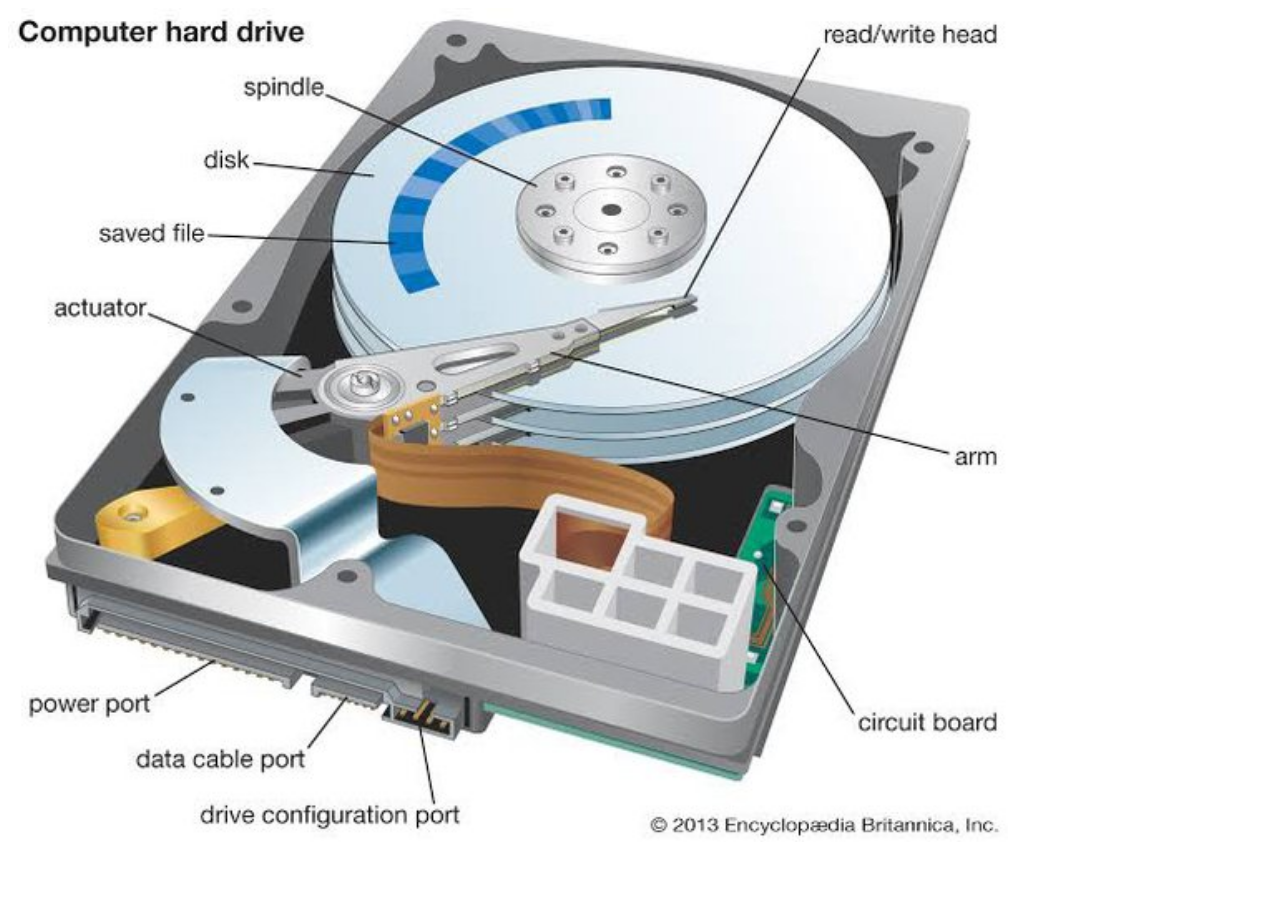
<file: index.html>
<!DOCTYPE html>
<html lang="en">

<head>
    <meta charset="UTF-8">
    <meta name="viewport" content="width=device-width, initial-scale=1.0">
    <title>Document</title>

    <link rel="website icon" type="png" href="hddicon.png">
    <style>
        img {
            width: 1000px;
        }
    </style>
</head>

<body>
    <img src="harddrive.jpg" alt="" usemap="#hdd">

    <map name="hdd">
        <area shape="circle" coords="285,87,40" href="spindle.html" alt="">
        <area shape="circle" coords="230,162,40" href="disk.html" alt="">
        <area shape="circle" coords="148,234,40" href="save.html" alt="">
        <area shape="circle" coords="96,311,40" href="actuator.html" alt="">
        <area shape="circle" coords="88,708,40" href="port.html" alt="">
        <area shape="circle" coords="220,759,40" href="data.html" alt="">
        <area shape="circle" coords="320,818,40" href="drive.html" alt="">
        <area shape="circle" coords="933,721,40" href="circut.html" alt="">
        <area shape="circle" coords="974,453,40" href="arm.html" alt="">
        <area shape="circle" coords="905,34,40" href="read.html" alt="">
    </map>

    <script>
        addEventListener("mousemove", function (event) {
            console.log("x: " + event.pageX);
            console.log("y: " + event.pageY);
        });
    </script>
</body>

</html>
</file>
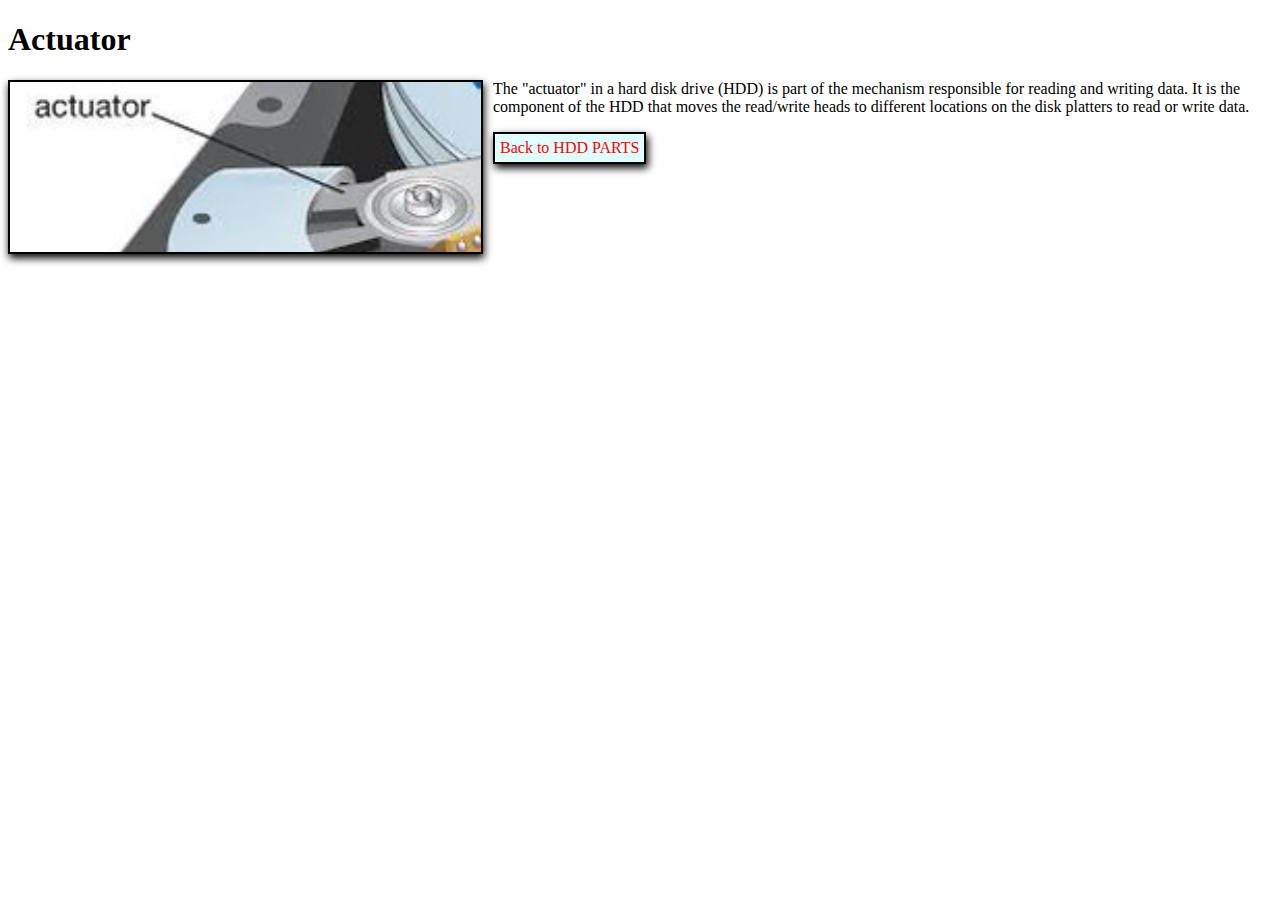
<file: actuator.html>
<!DOCTYPE html>
<html lang="en">
<head>
    <meta charset="UTF-8">
    <meta name="viewport" content="width=device-width, initial-scale=1.0">
    <title>Document</title>
    <link rel="website icon" type="png" href="hddicon.png">
    <link rel="stylesheet" href="style.css">
</head>
<body>
    <h1 class="spindle">Actuator</h1>
    <img src="acuator.png" class="image" alt="">
    <p class="lorem">The "actuator" in a hard disk drive (HDD) is part of the mechanism responsible for reading and writing data. It is the component of the HDD that moves the read/write heads to different locations on the disk platters to read or write data.</p>
    <a href="index.html">Back to HDD PARTS</a>
</body>
</html>
</file>
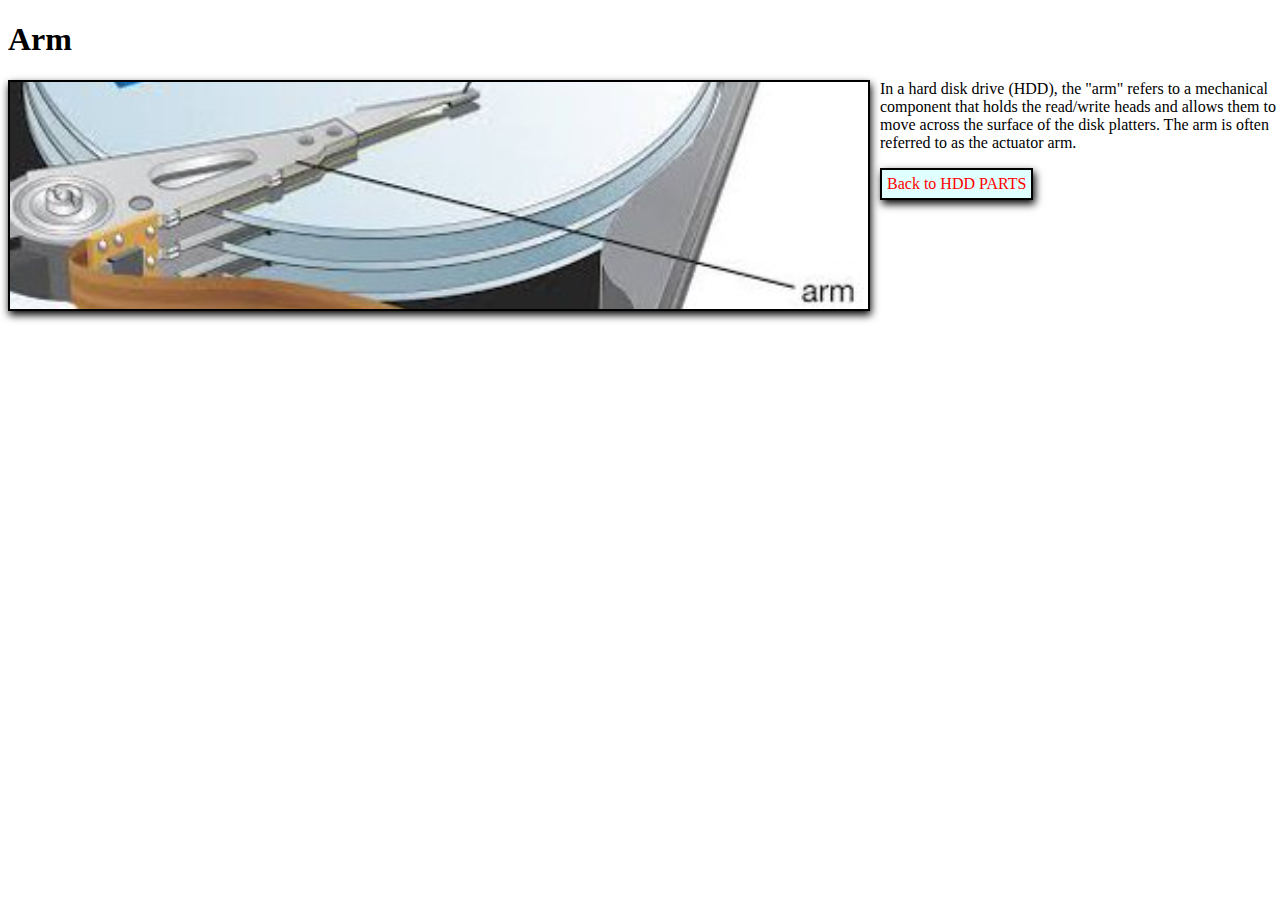
<file: arm.html>
<!DOCTYPE html>
<html lang="en">
<head>
    <meta charset="UTF-8">
    <meta name="viewport" content="width=device-width, initial-scale=1.0">
    <title>Document</title>
    <link rel="website icon" type="png" href="hddicon.png">
    <link rel="stylesheet" href="style.css">
</head>
<body>
    <h1 class="spindle">Arm</h1>
    <img src="arm.png" class="image" alt="">
    <p class="lorem">
        In a hard disk drive (HDD), the "arm" refers to a mechanical component that holds the read/write heads and allows them to move across the surface of the disk platters. The arm is often referred to as the actuator arm.</p>
    <a href="index.html">Back to HDD PARTS</a>
</body>
</html>
</file>
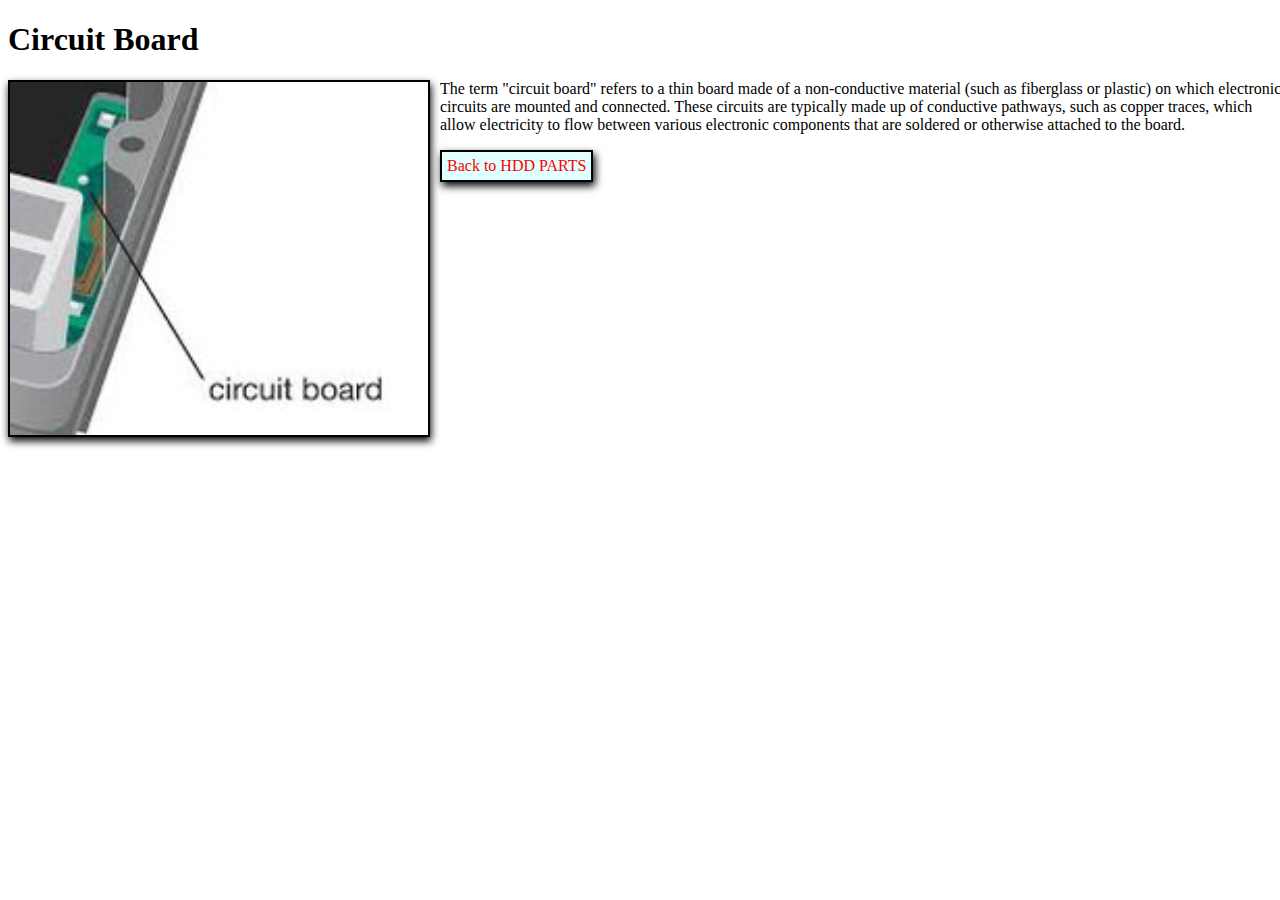
<file: circut.html>
<!DOCTYPE html>
<html lang="en">
<head>
    <meta charset="UTF-8">
    <meta name="viewport" content="width=device-width, initial-scale=1.0">
    <title>Document</title>
    <link rel="website icon" type="png" href="hddicon.png">
    <link rel="stylesheet" href="style.css">
</head>
<body>
    <h1 class="spindle">Circuit Board</h1>
    <img src="circuit.png" class="image" alt="">
    <p class="lorem">The term "circuit board" refers to a thin board made of a non-conductive material (such as fiberglass or plastic) on which electronic circuits are mounted and connected. These circuits are typically made up of conductive pathways, such as copper traces, which allow electricity to flow between various electronic components that are soldered or otherwise attached to the board.</p>
    <a href="index.html">Back to HDD PARTS</a>
</body>
</html>
</file>
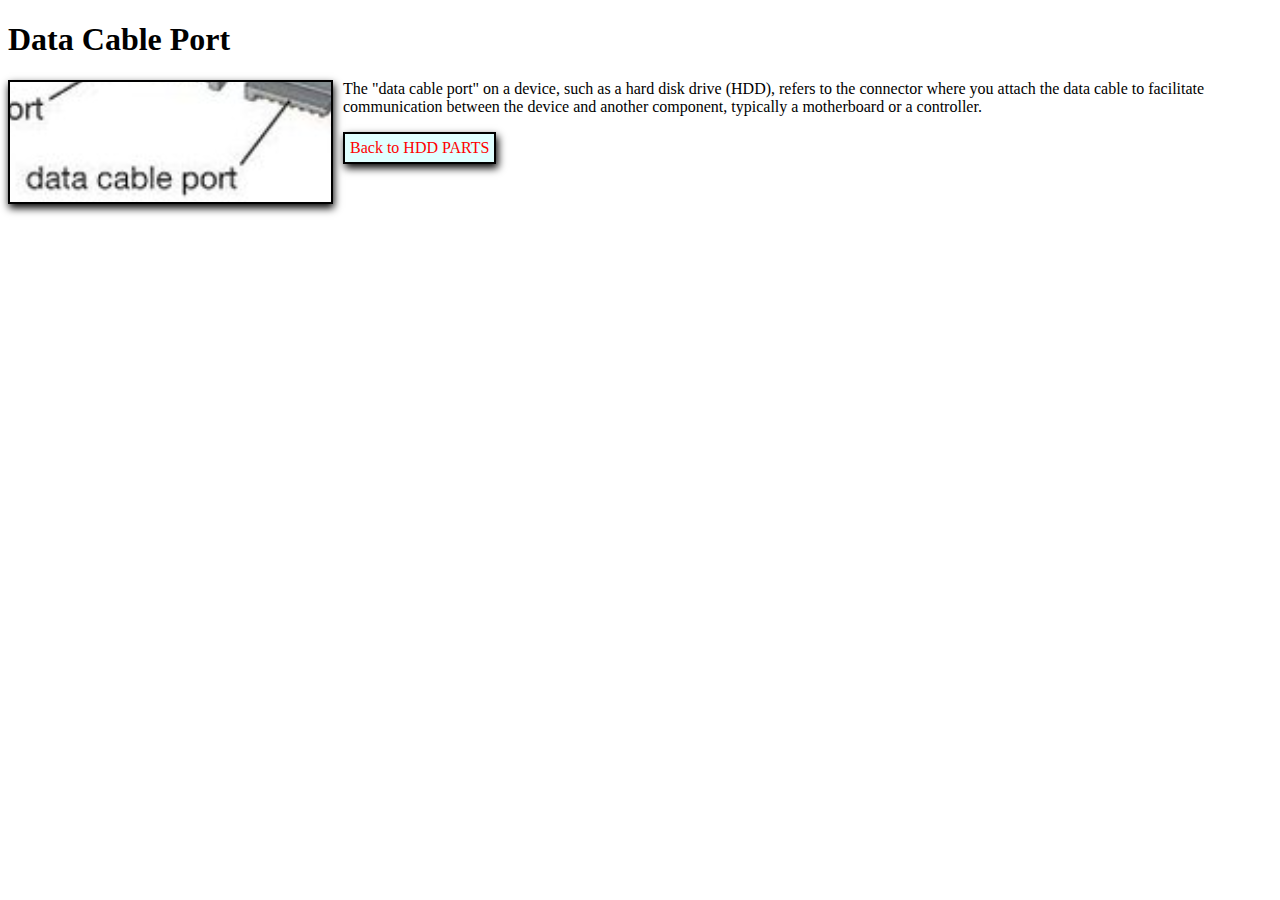
<file: data.html>
<!DOCTYPE html>
<html lang="en">
<head>
    <meta charset="UTF-8">
    <meta name="viewport" content="width=device-width, initial-scale=1.0">
    <title>Document</title>
    <link rel="website icon" type="png" href="hddicon.png">
    <link rel="stylesheet" href="style.css">
</head>
<body>
    <h1 class="spindle">Data Cable Port</h1>
    <img src="data.png" class="image" alt="">
    <p class="lorem">The "data cable port" on a device, such as a hard disk drive (HDD), refers to the connector where you attach the data cable to facilitate communication between the device and another component, typically a motherboard or a controller.</p>
    <a href="index.html">Back to HDD PARTS</a>
</body>
</html>
</file>
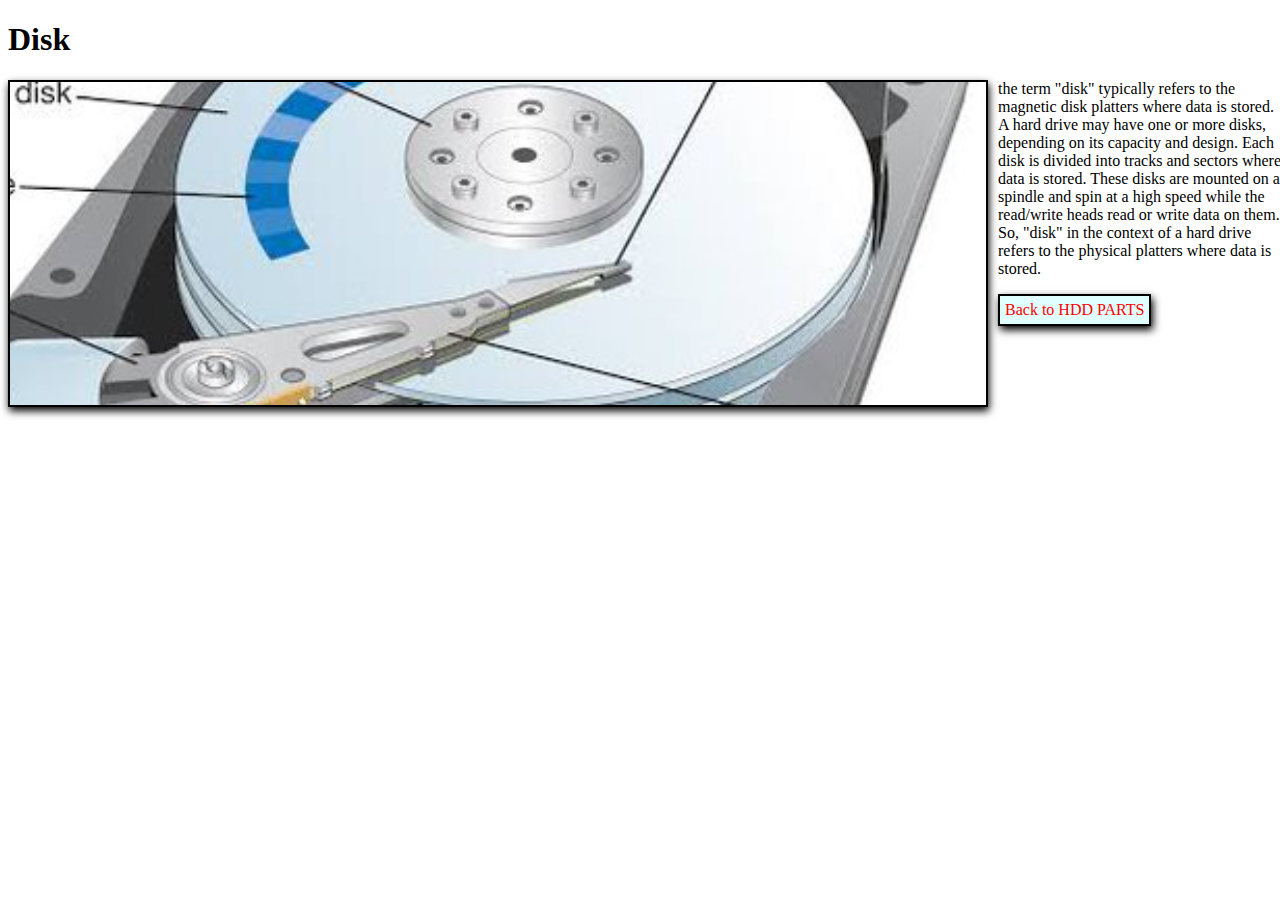
<file: disk.html>
<!DOCTYPE html>
<html lang="en">
<head>
    <meta charset="UTF-8">
    <meta name="viewport" content="width=device-width, initial-scale=1.0">
    <title>Document</title>
    <link rel="website icon" type="png" href="hddicon.png">
    <link rel="stylesheet" href="style.css">
</head>
<body>
    <h1 class="spindle">Disk</h1>
    <img src="disk.png" class="image" alt="">
    <p class="lorem">the term "disk" typically refers to the magnetic disk platters where data is stored. A hard drive may have one or more disks, depending on its capacity and design. Each disk is divided into tracks and sectors where data is stored. These disks are mounted on a spindle and spin at a high speed while the read/write heads read or write data on them. So, "disk" in the context of a hard drive refers to the physical platters where data is stored.</p>
    <a href="index.html">Back to HDD PARTS</a>
</body>
</html>
</file>
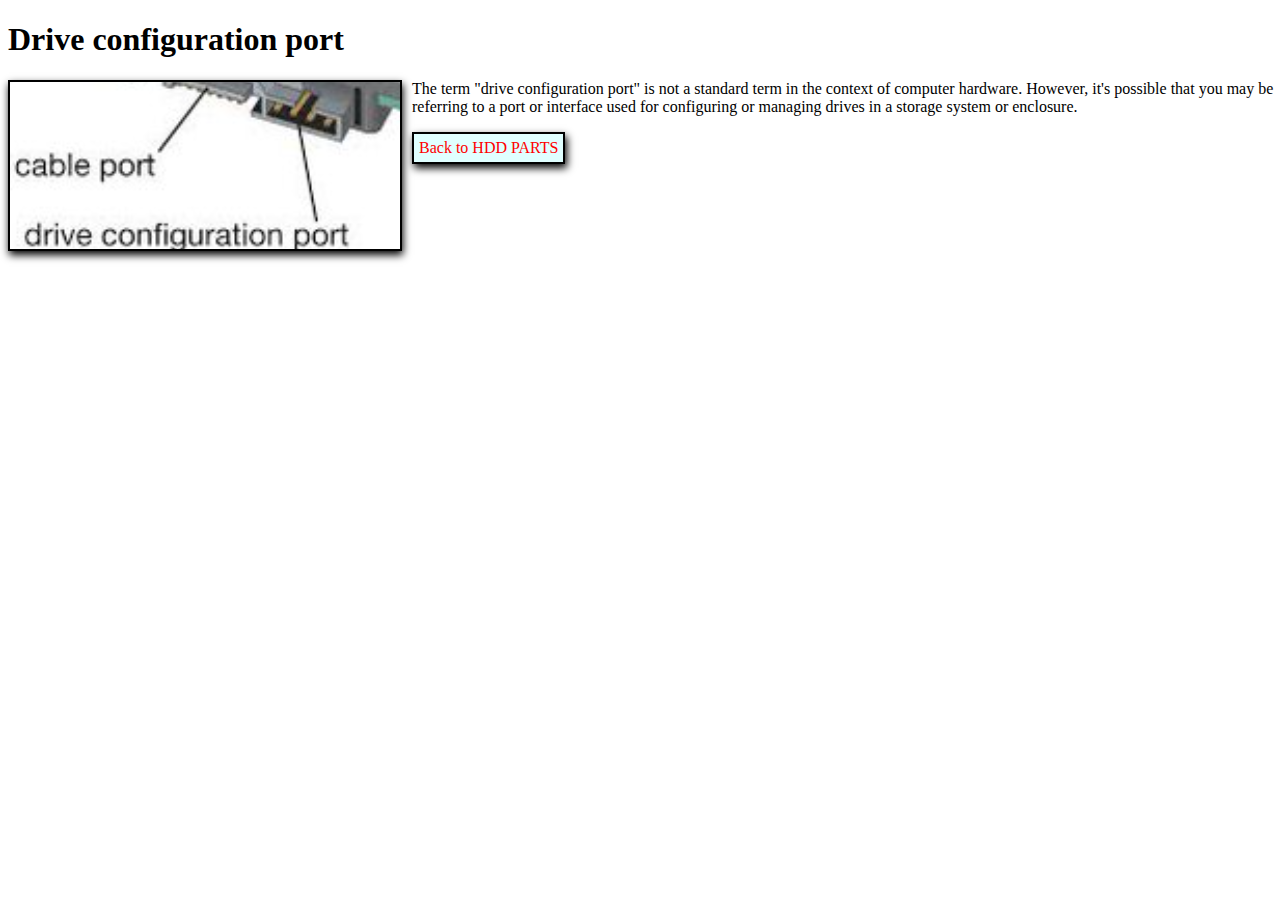
<file: drive.html>
<!DOCTYPE html>
<html lang="en">
<head>
    <meta charset="UTF-8">
    <meta name="viewport" content="width=device-width, initial-scale=1.0">
    <title>Document</title>
    <link rel="website icon" type="png" href="hddicon.png">
    <link rel="stylesheet" href="style.css">
</head>
<body>
    <h1 class="spindle">Drive configuration port</h1>
    <img src="drive.png" class="image" alt="">
    <p class="lorem">The term "drive configuration port" is not a standard term in the context of computer hardware. However, it's possible that you may be referring to a port or interface used for configuring or managing drives in a storage system or enclosure.</p>
    <a href="index.html">Back to HDD PARTS</a>
</body>
</html>
</file>
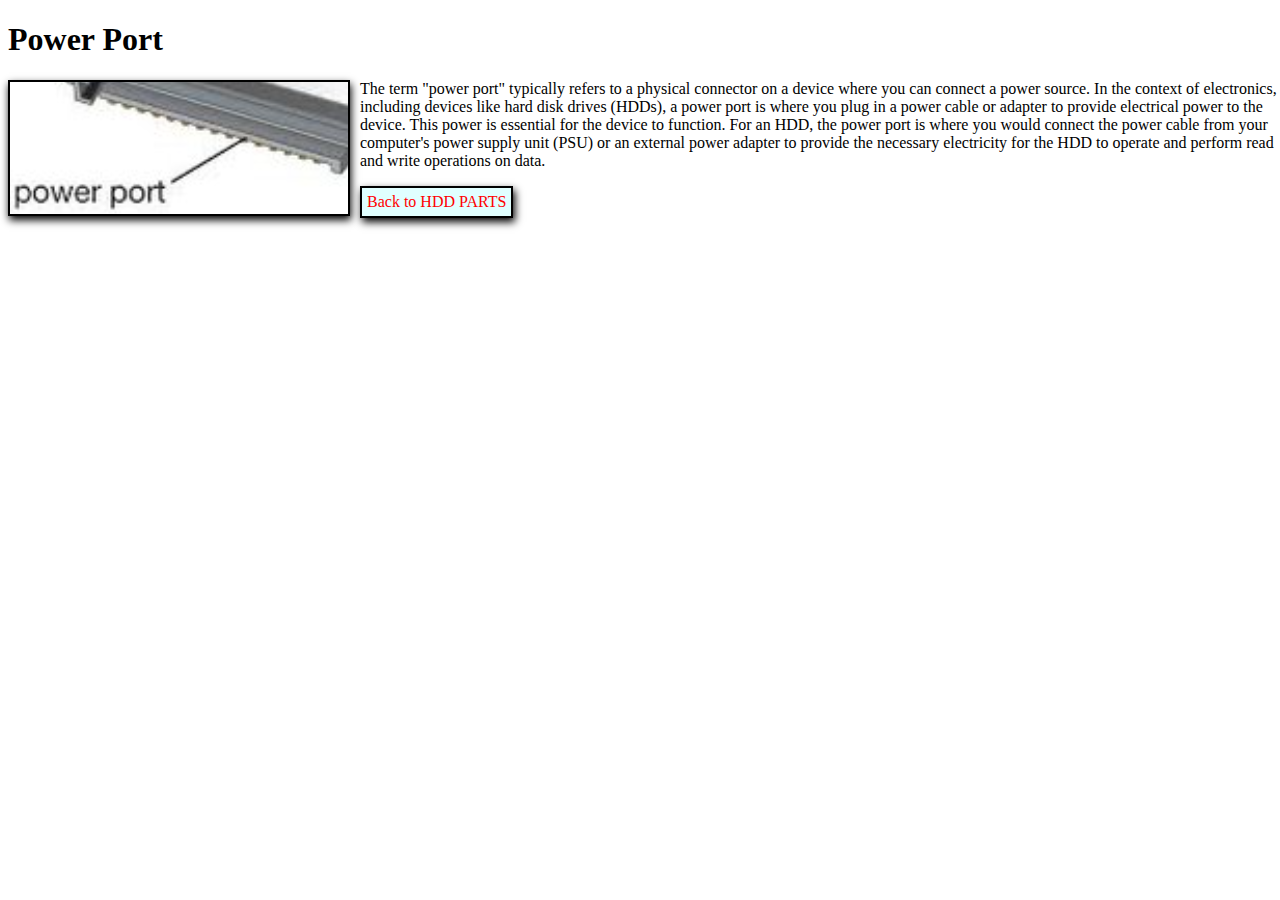
<file: port.html>
<!DOCTYPE html>
<html lang="en">
<head>
    <meta charset="UTF-8">
    <meta name="viewport" content="width=device-width, initial-scale=1.0">
    <title>Document</title>
    <link rel="website icon" type="png" href="hddicon.png">
    <link rel="stylesheet" href="style.css">
</head>
<body>
    <h1 class="spindle">Power Port</h1>
    <img src="powerport.png" class="image" alt="">
    <p class="lorem">
        The term "power port" typically refers to a physical connector on a device where you can connect a power source. In the context of electronics, including devices like hard disk drives (HDDs), a power port is where you plug in a power cable or adapter to provide electrical power to the device. This power is essential for the device to function. For an HDD, the power port is where you would connect the power cable from your computer's power supply unit (PSU) or an external power adapter to provide the necessary electricity for the HDD to operate and perform read and write operations on data.</p>
    <a href="index.html">Back to HDD PARTS</a>
</body>
</html>
</file>
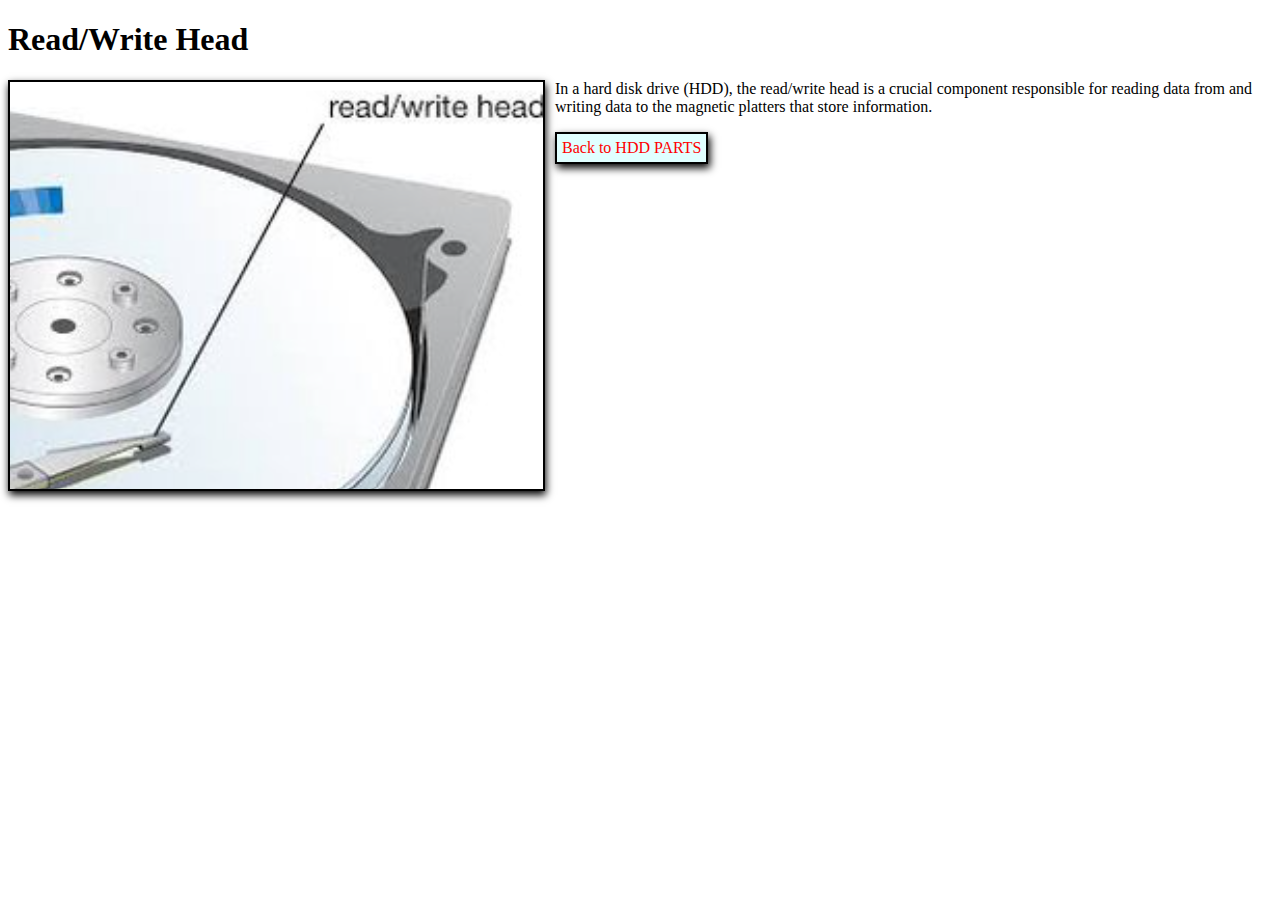
<file: read.html>
<!DOCTYPE html>
<html lang="en">
<head>
    <meta charset="UTF-8">
    <meta name="viewport" content="width=device-width, initial-scale=1.0">
    <title>Document</title>
    <link rel="website icon" type="png" href="hddicon.png">
    <link rel="stylesheet" href="style.css">
</head>
<body>
    <h1 class="spindle">Read/Write Head</h1>
    <img src="read.png" class="image" alt="">
    <p class="lorem">In a hard disk drive (HDD), the read/write head is a crucial component responsible for reading data from and writing data to the magnetic platters that store information.</p>
    <a href="index.html">Back to HDD PARTS</a>
</body>
</html>
</file>
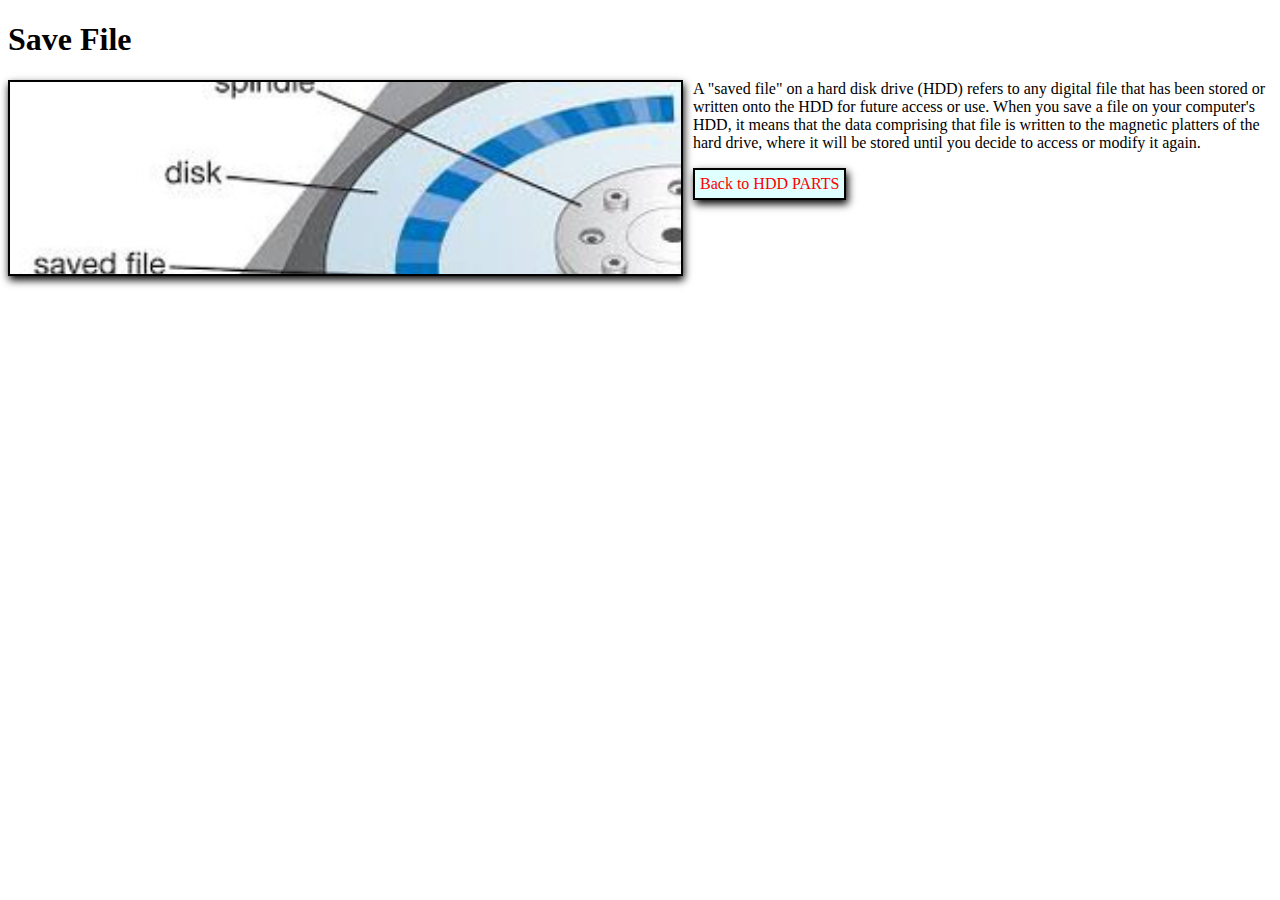
<file: save.html>
<!DOCTYPE html>
<html lang="en">
<head>
    <meta charset="UTF-8">
    <meta name="viewport" content="width=device-width, initial-scale=1.0">
    <title>Document</title>
    <link rel="stylesheet" href="style.css">
    <link rel="website icon" type="png" href="hddicon.png">
</head>
<body>
    <h1 class="spindle">Save File</h1>
    <img src="save file.png" class="image" alt="">
    <p class="lorem">A "saved file" on a hard disk drive (HDD) refers to any digital file that has been stored or written onto the HDD for future access or use. When you save a file on your computer's HDD, it means that the data comprising that file is written to the magnetic platters of the hard drive, where it will be stored until you decide to access or modify it again.</p>
    <a href="index.html">Back to HDD PARTS</a>
</body>
</html>
</file>
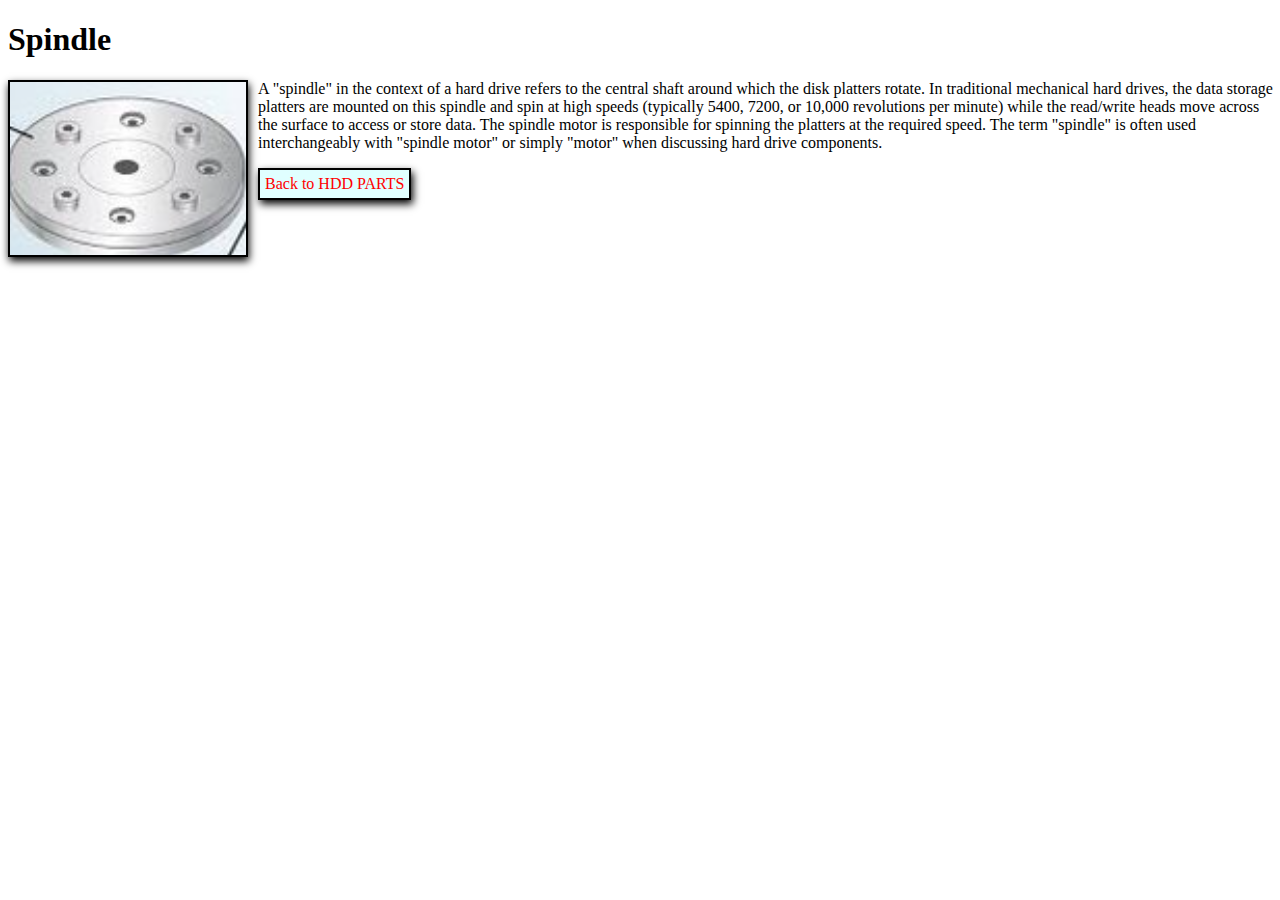
<file: spindle.html>
<!DOCTYPE html>
<html lang="en">
<head>
    <meta charset="UTF-8">
    <meta name="viewport" content="width=device-width, initial-scale=1.0">
    <title>Document</title>
    <link rel="stylesheet" href="style.css">
    <link rel="website icon" type="png" href="hddicon.png">
</head>
<body>
    <h1 class="spindle">Spindle</h1>
    <img src="spindle.png" class="image" alt="">
    <p class="lorem">
        A "spindle" in the context of a hard drive refers to the central shaft around which the disk platters rotate. In traditional mechanical hard drives, the data storage platters are mounted on this spindle and spin at high speeds (typically 5400, 7200, or 10,000 revolutions per minute) while the read/write heads move across the surface to access or store data. The spindle motor is responsible for spinning the platters at the required speed. The term "spindle" is often used interchangeably with "spindle motor" or simply "motor" when discussing hard drive components.</p>
    <a href="index.html">Back to HDD PARTS</a>
</body>
</html>
</file>
<file: style.css>
a{
    display: inline-block;
    border: 2px solid black;
    background: lightcyan;
    box-shadow: 2px 4px 8px black;
    padding: 5px;
    left: 10px;
    position: relative;
    text-decoration: none;
    color: red;
    transition: .2s;
}
a:hover{
    background: red;
    color: black;
}
p{
    left: 10px;
    position: relative;
}

.image{
    cursor: pointer;
    border: 2px solid;
    box-shadow: 1px 4px 8px black;
    transition: .2s;
    float: left;
}
</file>
